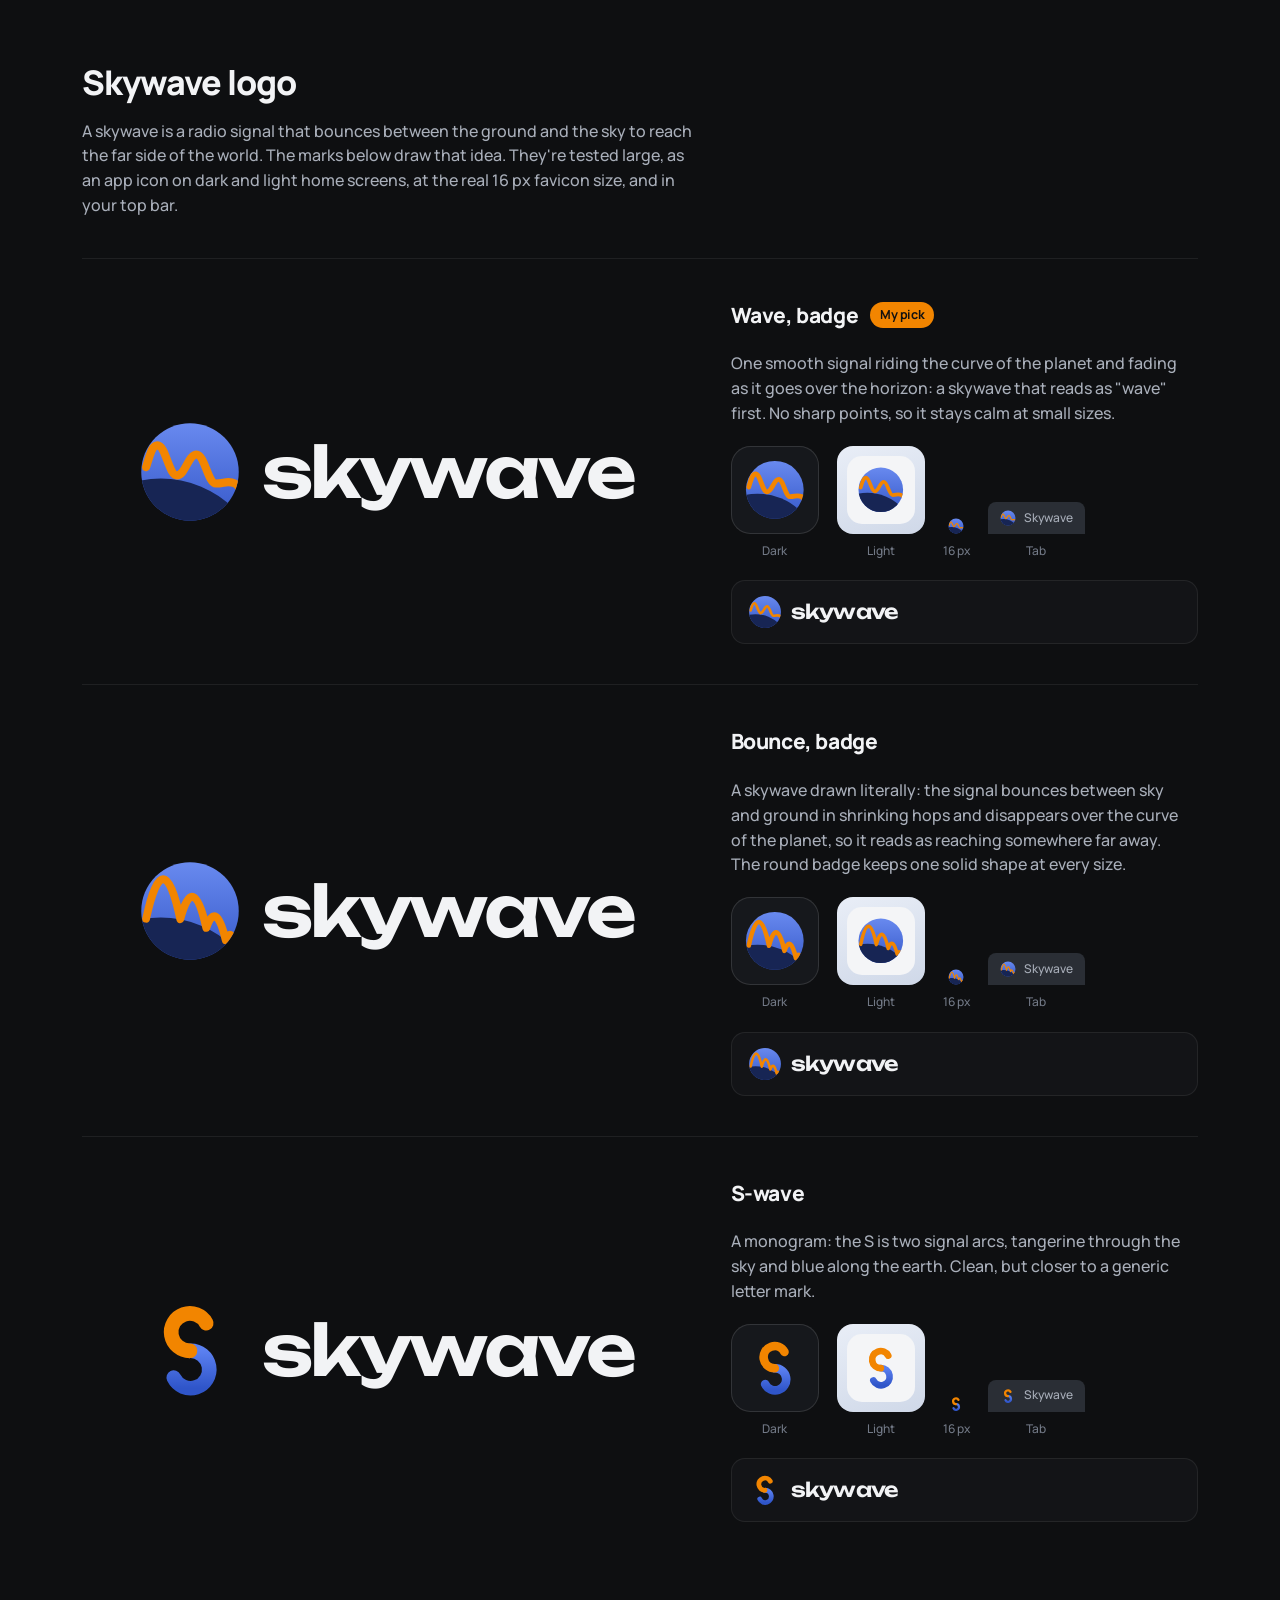
<file: design/logo-options.html>
<!doctype html>
<html lang="en">
<head>
<meta charset="utf-8">
<meta name="viewport" content="width=device-width, initial-scale=1">
<meta name="robots" content="noindex">
<title>Skywave logo</title>
<link rel="preconnect" href="https://fonts.googleapis.com">
<link rel="preconnect" href="https://fonts.gstatic.com" crossorigin>
<link href="https://fonts.googleapis.com/css2?family=Manrope:wght@500;700;800&family=Unbounded:wght@600&display=swap" rel="stylesheet">
<style>
  :root { --bg: #0E0F11; --line: rgba(255,255,255,.07); --line-2: rgba(255,255,255,.12); --text: #F2F3F5; --text-2: #A9AFBA; --text-3: #727986; --tang: #F28500; color-scheme: dark; }
  * { box-sizing: border-box; }
  body { margin: 0; background: var(--bg); color: var(--text); font: 500 16px/1.55 "Manrope", system-ui, sans-serif; -webkit-font-smoothing: antialiased; }
  main { max-width: 1180px; margin: 0 auto; padding: 56px 32px 96px; }
  h1 { margin: 0 0 10px; font-size: 34px; font-weight: 800; letter-spacing: -.03em; }
  .intro { color: var(--text-2); max-width: 62ch; margin: 0 0 40px; }
  .option { display: grid; grid-template-columns: minmax(0, 1.2fr) minmax(0, 1fr); border-top: 1px solid var(--line); }
  .stage { display: grid; place-items: center; min-height: 320px; padding: 40px 24px; }
  .lockup { display: flex; align-items: center; gap: 20px; }
  .lockup svg { width: 104px; height: 104px; flex: none; }
  .wm { font-family: "Unbounded", sans-serif; font-weight: 600; letter-spacing: -.04em; font-size: 70px; line-height: 1; }
  .facts { padding: 40px 0 40px 40px; display: grid; align-content: center; gap: 20px; }
  .facts h2 { margin: 0; font-size: 21px; font-weight: 800; letter-spacing: -.02em; display: flex; gap: 12px; align-items: center; }
  .badge { font-size: 12.5px; font-weight: 700; color: #111; background: var(--tang); padding: 3px 10px; border-radius: 999px; }
  .facts p { margin: 0; color: var(--text-2); max-width: 46ch; }
  .sizes { display: flex; align-items: flex-end; gap: 18px; flex-wrap: wrap; }
  .sizes figure { margin: 0; display: grid; justify-items: center; gap: 8px; }
  .sizes figcaption { font-size: 12px; color: var(--text-3); }
  .icon { display: grid; place-items: center; border-radius: 22%; }
  .icon svg { width: 70%; height: 70%; }
  .icon.dark { background: #16181C; box-shadow: inset 0 0 0 1px var(--line-2); }
  .icon.light { background: #F4F5F7; }
  .home { padding: 10px; border-radius: 16px; background: linear-gradient(160deg, #E9EEF7, #CFD8E8); }
  .fav { width: 16px; height: 16px; }
  .tab { display: flex; align-items: center; gap: 8px; height: 32px; padding: 0 12px; border-radius: 8px 8px 0 0; background: #2A2E35; font-size: 12px; color: var(--text-2); }
  .bar { display: flex; align-items: center; gap: 12px; height: 64px; padding: 0 16px; border-radius: 14px; background: rgba(20,22,25,.9); border: 1px solid var(--line); }
  .bar .mini { display: flex; align-items: center; gap: 9px; }
  .bar .mini svg { width: 34px; height: 34px; }
  .bar .wm { font-size: 20px; }
  @media (max-width: 860px) {
    main { padding: 32px 16px 64px; }
    .option { grid-template-columns: 1fr; }
    .stage { min-height: 200px; }
    .lockup svg { width: 60px; height: 60px; }
    .wm { font-size: 40px; }
    .facts { padding: 0 0 40px; }
  }
</style>
</head>
<body>
<svg width="0" height="0" style="position:absolute" aria-hidden="true">
  <defs>
    <linearGradient id="sw-earth" x1="0" y1="0" x2="0" y2="1"><stop offset="0" stop-color="#5B80F0"/><stop offset="1" stop-color="#2F55C9"/></linearGradient>
    <linearGradient id="sw-sky" x1="0" y1="0" x2="0" y2="1"><stop offset="0" stop-color="#6A8BF0"/><stop offset="1" stop-color="#3457C8"/></linearGradient>
  </defs>

  <!-- D. Bounce badge: blue sky, a navy planet curving away, and the signal bouncing over the horizon in shrinking hops. -->
  <symbol id="sw-badge" viewBox="0 0 64 64">
    <clipPath id="sw-badge-clip"><circle cx="32" cy="32" r="30"/></clipPath>
    <g clip-path="url(#sw-badge-clip)">
      <rect width="64" height="64" fill="url(#sw-sky)"/>
      <circle cx="14" cy="100" r="64" fill="#172554"/>
      <path d="M5 36.8Q15.5 -12 26 37.1Q34 7 42 42.4Q48 25 54 50Q57.5 41 61 56.6" fill="none" stroke="#F28500" stroke-width="4.8" stroke-linecap="round" stroke-linejoin="round"/>
    </g>
  </symbol>

  <!-- F. Wave badge: a smooth signal riding the curve of the planet, fading as it goes over the horizon. -->
  <symbol id="sw-wave" viewBox="0 0 64 64">
    <clipPath id="sw-wave-clip"><circle cx="32" cy="32" r="30"/></clipPath>
    <g clip-path="url(#sw-wave-clip)">
      <rect width="64" height="64" fill="url(#sw-sky)"/>
      <circle cx="14" cy="100" r="64" fill="#172554"/>
      <path d="M5 29C7.5 21 8.5 15.6 12 15.6C17 15.6 19 34.1 24 34.1C29 34.1 31 21.2 36 21.2C41 21.2 43 39.1 48 39.1C53 39.1 55 37 59.5 39C62.5 40.4 64.5 46 67 50" fill="none" stroke="#F28500" stroke-width="5" stroke-linecap="round" stroke-linejoin="round"/>
    </g>
  </symbol>

  <!-- B. S-wave: an S drawn as two signal arcs, the upper one through the sky, the lower one along the earth. -->
  <symbol id="sw-s" viewBox="0 0 64 64">
    <path d="M32 32.5A11.5 11.5 0 1 1 22 49" fill="none" stroke="url(#sw-earth)" stroke-width="9" stroke-linecap="round"/>
    <path d="M42 15.5A11.5 11.5 0 1 0 32 32.5" fill="none" stroke="#F28500" stroke-width="9" stroke-linecap="round"/>
  </symbol>

</svg>

<main>
  <h1>Skywave logo</h1>
  <p class="intro">A skywave is a radio signal that bounces between the ground and the sky to reach the far side of the world. The marks below draw that idea. They're tested large, as an app icon on dark and light home screens, at the real 16&nbsp;px favicon size, and in your top bar.</p>

  <section class="option">
    <div class="stage"><div class="lockup"><svg><use href="#sw-wave"/></svg><span class="wm">skywave</span></div></div>
    <div class="facts">
      <h2>Wave, badge <span class="badge">My pick</span></h2>
      <p>One smooth signal riding the curve of the planet and fading as it goes over the horizon: a skywave that reads as "wave" first. No sharp points, so it stays calm at small sizes.</p>
      <div class="sizes">
        <figure><span class="icon dark" style="width:88px;height:88px"><svg><use href="#sw-wave"/></svg></span><figcaption>Dark</figcaption></figure>
        <figure><span class="home"><span class="icon light" style="width:68px;height:68px"><svg><use href="#sw-wave"/></svg></span></span><figcaption>Light</figcaption></figure>
        <figure><svg class="fav"><use href="#sw-wave"/></svg><figcaption>16 px</figcaption></figure>
        <figure><span class="tab"><svg class="fav"><use href="#sw-wave"/></svg>Skywave</span><figcaption>Tab</figcaption></figure>
      </div>
      <div class="bar"><span class="mini"><svg><use href="#sw-wave"/></svg><span class="wm">skywave</span></span></div>
    </div>
  </section>
  <section class="option">
    <div class="stage"><div class="lockup"><svg><use href="#sw-badge"/></svg><span class="wm">skywave</span></div></div>
    <div class="facts">
      <h2>Bounce, badge</h2>
      <p>A skywave drawn literally: the signal bounces between sky and ground in shrinking hops and disappears over the curve of the planet, so it reads as reaching somewhere far away. The round badge keeps one solid shape at every size.</p>
      <div class="sizes">
        <figure><span class="icon dark" style="width:88px;height:88px"><svg><use href="#sw-badge"/></svg></span><figcaption>Dark</figcaption></figure>
        <figure><span class="home"><span class="icon light" style="width:68px;height:68px"><svg><use href="#sw-badge"/></svg></span></span><figcaption>Light</figcaption></figure>
        <figure><svg class="fav"><use href="#sw-badge"/></svg><figcaption>16 px</figcaption></figure>
        <figure><span class="tab"><svg class="fav"><use href="#sw-badge"/></svg>Skywave</span><figcaption>Tab</figcaption></figure>
      </div>
      <div class="bar"><span class="mini"><svg><use href="#sw-badge"/></svg><span class="wm">skywave</span></span></div>
    </div>
  </section>
  <section class="option">
    <div class="stage"><div class="lockup"><svg><use href="#sw-s"/></svg><span class="wm">skywave</span></div></div>
    <div class="facts">
      <h2>S-wave</h2>
      <p>A monogram: the S is two signal arcs, tangerine through the sky and blue along the earth. Clean, but closer to a generic letter mark.</p>
      <div class="sizes">
        <figure><span class="icon dark" style="width:88px;height:88px"><svg><use href="#sw-s"/></svg></span><figcaption>Dark</figcaption></figure>
        <figure><span class="home"><span class="icon light" style="width:68px;height:68px"><svg><use href="#sw-s"/></svg></span></span><figcaption>Light</figcaption></figure>
        <figure><svg class="fav"><use href="#sw-s"/></svg><figcaption>16 px</figcaption></figure>
        <figure><span class="tab"><svg class="fav"><use href="#sw-s"/></svg>Skywave</span><figcaption>Tab</figcaption></figure>
      </div>
      <div class="bar"><span class="mini"><svg><use href="#sw-s"/></svg><span class="wm">skywave</span></span></div>
    </div>
  </section>
</main>
</body>
</html>
</file>
